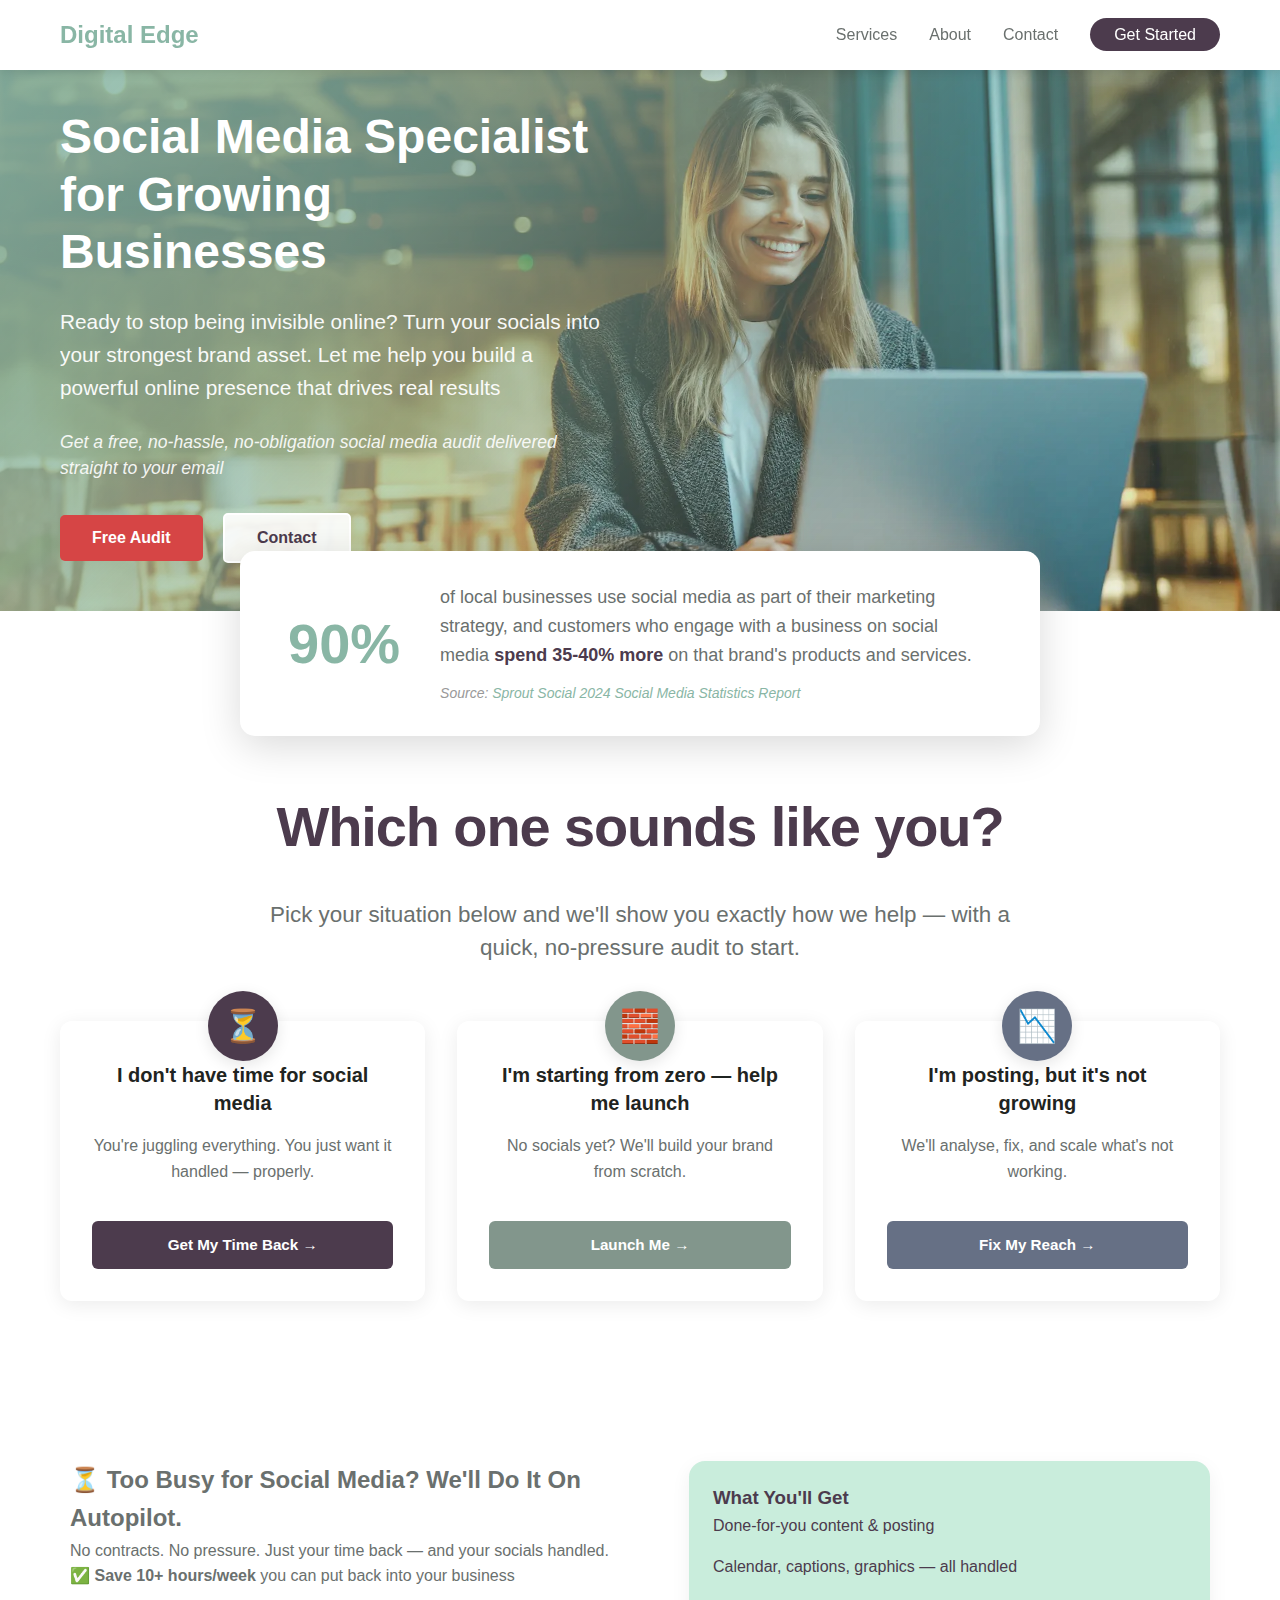
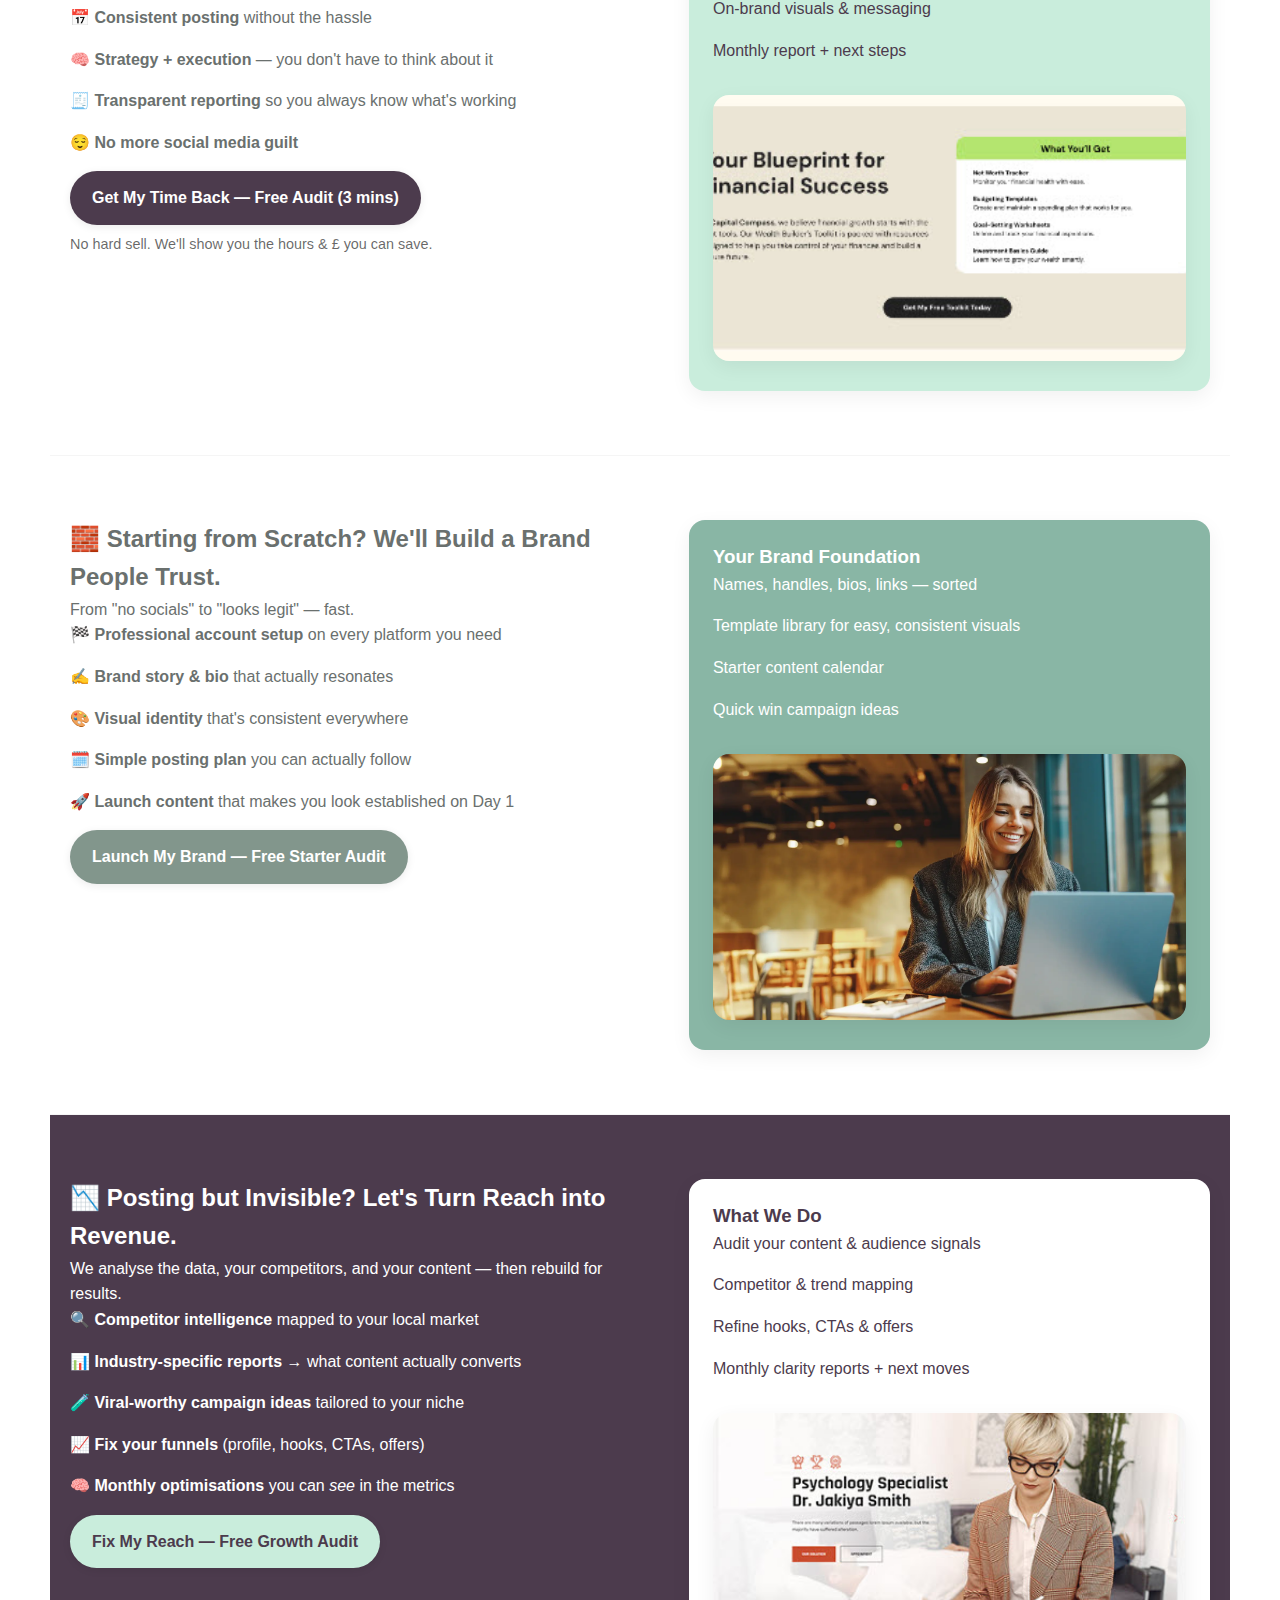
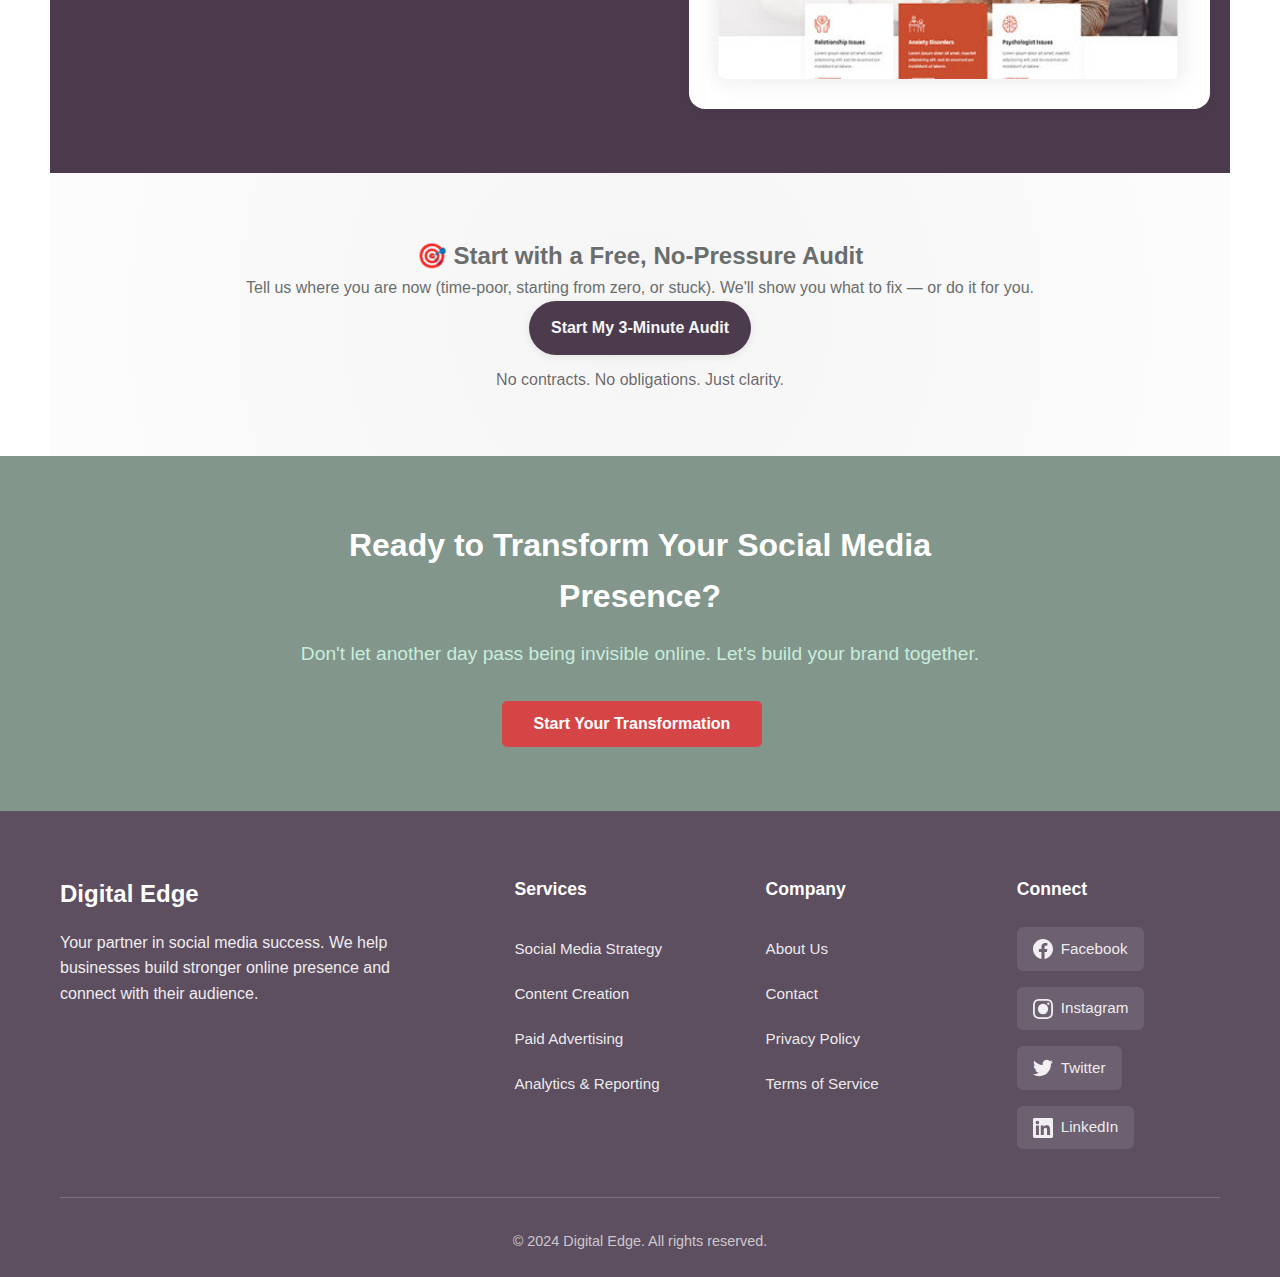
<file: index.html>
<!DOCTYPE html>
<html lang="en">
<head>
    <meta charset="UTF-8">
    <meta name="viewport" content="width=device-width, initial-scale=1.0">
    <title>Digital Edge - Social Media Agency</title>
    <link rel="stylesheet" href="styles.css">
</head>
<body>
    <!-- Navigation -->
    <nav class="navbar">
        <div class="container">
            <div class="nav-wrapper">
                <a href="#" class="logo">Digital Edge</a>
                <ul class="nav-menu">
                    <li><a href="#services">Services</a></li>
                    <li><a href="#about">About</a></li>
                    <li><a href="#contact">Contact</a></li>
                    <li><a href="#" class="cta-button-nav">Get Started</a></li>
                </ul>
                <div class="hamburger">
                    <span></span>
                    <span></span>
                    <span></span>
                </div>
            </div>
        </div>
    </nav>

    <!-- Hero Section -->
    <section class="hero">
        <div class="container">
            <div class="hero-wrapper">
                <div class="hero-content">
                    <h1 class="hero-title">Social Media Specialist<br>for Growing Businesses</h1>
                    <p class="hero-subtitle">Ready to stop being invisible online? Turn your socials into your strongest brand asset. Let me help you build a powerful online presence that drives real results</p>
                    <p class="hero-audit-text">Get a free, no-hassle, no-obligation social media audit delivered straight to your email</p>
                    <button class="cta-button">Free Audit</button>
                    <button class="cta-button secondary">Contact</button>
                </div>
                <div class="hero-spacer"></div>
            </div>
        </div>
    </section>

    <!-- Statistics Box -->
    <div class="stats-box">
        <div class="container">
            <div class="stats-content">
                <div class="stat-number">90%</div>
                <div class="stat-text">
                    <p class="stat-description">of local businesses use social media as part of their marketing strategy, and customers who engage with a business on social media <strong>spend 35-40% more</strong> on that brand's products and services.</p>
                    <p class="stat-source">Source: <a href="https://sproutsocial.com/insights/social-media-statistics/" target="_blank" rel="noopener">Sprout Social 2024 Social Media Statistics Report</a></p>
                </div>
            </div>
        </div>
    </div>

    <!-- Persona Switcher Hero -->
    <section id="personas" class="personas">
        <div class="container">
            <h1 style="text-align:center; max-width:800px; margin:0 auto 40px;">Which one sounds like you?</h1>
            <p style="text-align:center; max-width:760px; margin:0 auto 56px;">Pick your situation below and we'll show you exactly how we help — with a quick, no-pressure audit to start.</p>

            <div class="persona-grid">
                <div class="persona-box">
                    <div class="persona-icon-wrapper">
                        <div class="persona-icon">⏳</div>
                    </div>
                    <div class="persona-content">
                        <h3>I don't have time for social media</h3>
                        <p class="persona-description">You're juggling everything. You just want it handled — properly.</p>
                        <a href="#time-poor" class="persona-cta">Get My Time Back →</a>
                    </div>
                </div>
                <div class="persona-box">
                    <div class="persona-icon-wrapper">
                        <div class="persona-icon">🧱</div>
                    </div>
                    <div class="persona-content">
                        <h3>I'm starting from zero — help me launch</h3>
                        <p class="persona-description">No socials yet? We'll build your brand from scratch.</p>
                        <a href="#from-zero" class="persona-cta">Launch Me →</a>
                    </div>
                </div>
                <div class="persona-box">
                    <div class="persona-icon-wrapper">
                        <div class="persona-icon">📉</div>
                    </div>
                    <div class="persona-content">
                        <h3>I'm posting, but it's not growing</h3>
                        <p class="persona-description">We'll analyse, fix, and scale what's not working.</p>
                        <a href="#stuck" class="persona-cta">Fix My Reach →</a>
                    </div>
                </div>
            </div>
        </div>
    </section>

    <!-- Persona 1: Time Poor -->
    <section id="time-poor" class="wrapper">
        <div class="two-col">
            <div>
                <h2>⏳ Too Busy for Social Media? We'll Do It On Autopilot.</h2>
                <p>No contracts. No pressure. Just your time back — and your socials handled.</p>
                <ul>
                    <li>✅ <strong>Save 10+ hours/week</strong> you can put back into your business</li>
                    <li>📅 <strong>Consistent posting</strong> without the hassle</li>
                    <li>🧠 <strong>Strategy + execution</strong> — you don't have to think about it</li>
                    <li>🧾 <strong>Transparent reporting</strong> so you always know what's working</li>
                    <li>😌 <strong>No more social media guilt</strong></li>
                </ul>
                <a href="#free-audit" class="btn btn-primary">Get My Time Back — Free Audit (3 mins)</a>
                <p class="muted" style="margin-top:8px; font-size:.9rem;">No hard sell. We'll show you the hours & £ you can save.</p>
            </div>
            <aside class="side-panel" style="background: var(--mint); color: var(--violet);">
                <h3>What You'll Get</h3>
                <ul>
                    <li>Done-for-you content & posting</li>
                    <li>Calendar, captions, graphics — all handled</li>
                    <li>On-brand visuals & messaging</li>
                    <li>Monthly report + next steps</li>
                </ul>
                <img class="media" src="/images/mid1.jpg" alt="Busy business owner getting time back" />
            </aside>
        </div>
    </section>

    <!-- Persona 2: From Zero to Launch -->
    <section id="from-zero" class="wrapper" style="background: #fff; border-top: 1px solid rgba(0,0,0,.04); border-bottom: 1px solid rgba(0,0,0,.04);">
        <div class="two-col">
            <div>
                <h2>🧱 Starting from Scratch? We'll Build a Brand People Trust.</h2>
                <p>From "no socials" to "looks legit" — fast.</p>
                <ul>
                    <li>🏁 <strong>Professional account setup</strong> on every platform you need</li>
                    <li>✍️ <strong>Brand story & bio</strong> that actually resonates</li>
                    <li>🎨 <strong>Visual identity</strong> that's consistent everywhere</li>
                    <li>🗓️ <strong>Simple posting plan</strong> you can actually follow</li>
                    <li>🚀 <strong>Launch content</strong> that makes you look established on Day 1</li>
                </ul>
                <a href="#free-audit" class="btn btn-secondary" style="background: var(--cambridge-dark);">Launch My Brand — Free Starter Audit</a>
            </div>
            <aside class="side-panel" style="background: var(--cambridge); color: #fff;">
                <h3>Your Brand Foundation</h3>
                <ul>
                    <li>Names, handles, bios, links — sorted</li>
                    <li>Template library for easy, consistent visuals</li>
                    <li>Starter content calendar</li>
                    <li>Quick win campaign ideas</li>
                </ul>
                <img class="media" src="/images/hero-background-1920x900.webp" alt="Before and after social media profile" />
            </aside>
        </div>
    </section>

    <!-- Persona 3: Stuck / Not Growing -->
    <section id="stuck" class="wrapper" style="background: var(--violet); color: #fff;">
        <div class="two-col">
            <div>
                <h2>📉 Posting but Invisible? Let's Turn Reach into Revenue.</h2>
                <p>We analyse the data, your competitors, and your content — then rebuild for results.</p>
                <ul>
                    <li>🔍 <strong>Competitor intelligence</strong> mapped to your local market</li>
                    <li>📊 <strong>Industry-specific reports</strong> → what content actually converts</li>
                    <li>🧪 <strong>Viral-worthy campaign ideas</strong> tailored to your niche</li>
                    <li>📈 <strong>Fix your funnels</strong> (profile, hooks, CTAs, offers)</li>
                    <li>🧠 <strong>Monthly optimisations</strong> you can <em>see</em> in the metrics</li>
                </ul>
                <a href="#free-audit" class="btn btn-mint">Fix My Reach — Free Growth Audit</a>
            </div>
            <aside class="side-panel" style="background: #fff; color: var(--violet);">
                <h3>What We Do</h3>
                <ul>
                    <li>Audit your content & audience signals</li>
                    <li>Competitor & trend mapping</li>
                    <li>Refine hooks, CTAs & offers</li>
                    <li>Monthly clarity reports + next moves</li>
                </ul>
                <img class="media" src="/images/hero4.jpg" alt="Social media analytics increasing" />
            </aside>
        </div>
    </section>

    <!-- Free Audit Anchor -->
    <section id="free-audit" class="wrapper" style="text-align:center;">
        <h2>🎯 Start with a Free, No-Pressure Audit</h2>
        <p>Tell us where you are now (time-poor, starting from zero, or stuck). We'll show you what to fix — or do it for you.</p>
        <a href="#" class="btn btn-primary">Start My 3‑Minute Audit</a>
        <p class="muted" style="margin-top:12px;">No contracts. No obligations. Just clarity.</p>
    </section>

    <!-- Secondary CTA Section -->
    <section class="secondary-cta">
        <div class="container">
            <div class="cta-content">
                <h2 class="cta-title">Ready to Transform Your Social Media Presence?</h2>
                <p class="cta-description">Don't let another day pass being invisible online. Let's build your brand together.</p>
                <button class="cta-button">Start Your Transformation</button>
            </div>
        </div>
    </section>

    <!-- Footer -->
    <footer class="footer">
        <div class="container">
            <div class="footer-content">
                <div class="footer-section footer-brand">
                    <h3>Digital Edge</h3>
                    <p>Your partner in social media success. We help businesses build stronger online presence and connect with their audience.</p>
                </div>
                <div class="footer-section">
                    <h4>Services</h4>
                    <ul>
                        <li><a href="#services">Social Media Strategy</a></li>
                        <li><a href="#services">Content Creation</a></li>
                        <li><a href="#services">Paid Advertising</a></li>
                        <li><a href="#services">Analytics & Reporting</a></li>
                    </ul>
                </div>
                <div class="footer-section">
                    <h4>Company</h4>
                    <ul>
                        <li><a href="#about">About Us</a></li>
                        <li><a href="#contact">Contact</a></li>
                        <li><a href="#">Privacy Policy</a></li>
                        <li><a href="#">Terms of Service</a></li>
                    </ul>
                </div>
                <div class="footer-section">
                    <h4>Connect</h4>
                    <div class="social-links">
                        <a href="#" class="social-link" aria-label="Facebook">
                            <svg width="24" height="24" viewBox="0 0 24 24" fill="currentColor">
                                <path d="M24 12.073c0-6.627-5.373-12-12-12s-12 5.373-12 12c0 5.99 4.388 10.954 10.125 11.854v-8.385H7.078v-3.47h3.047V9.43c0-3.007 1.792-4.669 4.533-4.669 1.312 0 2.686.235 2.686.235v2.953H15.83c-1.491 0-1.956.925-1.956 1.874v2.25h3.328l-.532 3.47h-2.796v8.385C19.612 23.027 24 18.062 24 12.073z"/>
                            </svg>
                            <span>Facebook</span>
                        </a>
                        <a href="#" class="social-link" aria-label="Instagram">
                            <svg width="24" height="24" viewBox="0 0 24 24" fill="currentColor">
                                <path d="M12 2.163c3.204 0 3.584.012 4.85.07 3.252.148 4.771 1.691 4.919 4.919.058 1.265.069 1.645.069 4.849 0 3.205-.012 3.584-.069 4.849-.149 3.225-1.664 4.771-4.919 4.919-1.266.058-1.644.07-4.85.07-3.204 0-3.584-.012-4.849-.07-3.26-.149-4.771-1.699-4.919-4.92-.058-1.265-.07-1.644-.07-4.849 0-3.204.013-3.583.07-4.849.149-3.227 1.664-4.771 4.919-4.919 1.266-.057 1.645-.069 4.849-.069zm0-2.163c-3.259 0-3.667.014-4.947.072-4.358.2-6.78 2.618-6.98 6.98-.059 1.281-.073 1.689-.073 4.948 0 3.259.014 3.668.072 4.948.2 4.358 2.618 6.78 6.98 6.98 1.281.058 1.689.072 4.948.072 3.259 0 3.668-.014 4.948-.072 4.354-.2 6.782-2.618 6.979-6.98.059-1.28.073-1.689.073-4.948 0-3.259-.014-3.667-.072-4.947-.196-4.354-2.617-6.78-6.979-6.98-1.281-.059-1.69-.073-4.949-.073zM5.838 12a6.162 6.162 0 1112.324 0 6.162 6.162 0 01-12.324 0zM12 16a4 4 0 110-8 4 4 0 010 8zm4.965-10.405a1.44 1.44 0 112.881.001 1.44 1.44 0 01-2.881-.001z"/>
                            </svg>
                            <span>Instagram</span>
                        </a>
                        <a href="#" class="social-link" aria-label="Twitter">
                            <svg width="24" height="24" viewBox="0 0 24 24" fill="currentColor">
                                <path d="M23.953 4.57a10 10 0 01-2.825.775 4.958 4.958 0 002.163-2.723c-.951.555-2.005.959-3.127 1.184a4.92 4.92 0 00-8.384 4.482C7.69 8.095 4.067 6.13 1.64 3.162a4.822 4.822 0 00-.666 2.475c0 1.71.87 3.213 2.188 4.096a4.904 4.904 0 01-2.228-.616v.06a4.923 4.923 0 003.946 4.827 4.996 4.996 0 01-2.212.085 4.936 4.936 0 004.604 3.417 9.867 9.867 0 01-6.102 2.105c-.39 0-.779-.023-1.17-.067a13.995 13.995 0 007.557 2.209c9.053 0 13.998-7.496 13.998-13.985 0-.21 0-.42-.015-.63A9.935 9.935 0 0024 4.59z"/>
                            </svg>
                            <span>Twitter</span>
                        </a>
                        <a href="#" class="social-link" aria-label="LinkedIn">
                            <svg width="24" height="24" viewBox="0 0 24 24" fill="currentColor">
                                <path d="M20.447 20.452h-3.554v-5.569c0-1.328-.027-3.037-1.852-3.037-1.853 0-2.136 1.445-2.136 2.939v5.667H9.351V9h3.414v1.561h.046c.477-.9 1.637-1.85 3.37-1.85 3.601 0 4.267 2.37 4.267 5.455v6.286zM5.337 7.433c-1.144 0-2.063-.926-2.063-2.065 0-1.138.92-2.063 2.063-2.063 1.14 0 2.064.925 2.064 2.063 0 1.139-.925 2.065-2.064 2.065zm1.782 13.019H3.555V9h3.564v11.452zM22.225 0H1.771C.792 0 0 .774 0 1.729v20.542C0 23.227.792 24 1.771 24h20.451C23.2 24 24 23.227 24 22.271V1.729C24 .774 23.2 0 22.222 0h.003z"/>
                            </svg>
                            <span>LinkedIn</span>
                        </a>
                    </div>
                </div>
            </div>
            <div class="footer-bottom">
                <p>&copy; 2024 Digital Edge. All rights reserved.</p>
            </div>
        </div>
    </footer>

    <script src="script.js"></script>
</body>
</html>
</file>
<file: styles.css>
/* Reset and Base Styles */
* {
    margin: 0;
    padding: 0;
    box-sizing: border-box;
}

:root {
    /* Color Scheme */
    --primary-brand: #89B6A5; /* Cambridge Blue */
    --accent-cta: #4C3B4D; /* English Violet */
    --background-light: #C9EDDC; /* Mint Green */
    --secondary-content: #82968C; /* Cambridge Blue */
    --text-subtle: #6A706E; /* Dim Gray */
    --white: #FFFFFF;
    --black: #1A1A1A;
}

body {
    font-family: -apple-system, BlinkMacSystemFont, 'Segoe UI', Roboto, Oxygen, Ubuntu, Cantarell, sans-serif;
    line-height: 1.6;
    color: var(--text-subtle);
    overflow-x: hidden;
    background-color: #fff;
}

.container {
    max-width: 1200px;
    margin: 0 auto;
    padding: 0 20px;
}

/* Navigation */
.navbar {
    background-color: var(--white);
    box-shadow: 0 2px 10px rgba(0, 0, 0, 0.1);
    position: fixed;
    width: 100%;
    top: 0;
    z-index: 1000;
    transition: all 0.3s ease;
}

.nav-wrapper {
    display: flex;
    justify-content: space-between;
    align-items: center;
    padding: 1rem 0;
}

.logo {
    font-size: 1.5rem;
    font-weight: bold;
    color: var(--primary-brand);
    text-decoration: none;
    transition: color 0.3s ease;
}

.logo:hover {
    color: var(--accent-cta);
}

.nav-menu {
    display: flex;
    list-style: none;
    align-items: center;
    gap: 2rem;
}

.nav-menu a {
    text-decoration: none;
    color: var(--text-subtle);
    font-weight: 500;
    transition: color 0.3s ease;
}

.nav-menu a:hover {
    color: var(--primary-brand);
}

.cta-button-nav {
    background-color: var(--accent-cta);
    color: var(--white) !important;
    padding: 0.5rem 1.5rem;
    border-radius: 25px;
    transition: all 0.3s ease;
}

.cta-button-nav:hover {
    background-color: var(--primary-brand);
    transform: translateY(-2px);
    box-shadow: 0 5px 15px rgba(0, 0, 0, 0.2);
}

.hamburger {
    display: none;
    flex-direction: column;
    cursor: pointer;
}

.hamburger span {
    width: 25px;
    height: 3px;
    background-color: var(--text-subtle);
    margin: 3px 0;
    transition: 0.3s;
}

/* Hero Section */
.hero {
    min-height: 55vh;
    background-color: #f8f8f6;
    margin-top: 60px;
    padding: 3rem 0;
    position: relative;
    background-image: linear-gradient(135deg, 
                      rgba(137, 182, 165, 0.9) 0%, 
                      rgba(137, 182, 165, 0.7) 30%,
                      rgba(137, 182, 165, 0.3) 60%,
                      transparent 100%), 
                      url('images/hero-background-1920x900.webp');
    background-size: cover;
    background-position: center top;
}

.hero-wrapper {
    display: grid;
    grid-template-columns: 1fr 1fr;
    gap: 4rem;
    align-items: center;
    min-height: 400px;
}

.hero-content {
    text-align: left;
}

.hero-title {
    font-size: 3rem;
    color: var(--white);
    margin-bottom: 1.5rem;
    font-weight: 700;
    line-height: 1.2;
}

.hero-subtitle {
    font-size: 1.3rem;
    color: var(--white);
    margin-bottom: 1.5rem;
    line-height: 1.6;
    opacity: 0.95;
    font-weight: 500;
}

.hero-audit-text {
    font-size: 1.1rem;
    color: var(--white);
    margin-bottom: 2rem;
    line-height: 1.5;
    opacity: 0.9;
    font-weight: 400;
    font-style: italic;
}

.hero-spacer {
    /* Empty div to maintain grid layout */
}

.cta-button {
    background-color: #d64545;
    color: var(--white);
    padding: 0.875rem 2rem;
    font-size: 1rem;
    border: none;
    border-radius: 5px;
    cursor: pointer;
    transition: all 0.3s ease;
    font-weight: 600;
    margin-right: 1rem;
}

.cta-button:hover {
    background-color: #c03535;
    transform: translateY(-2px);
    box-shadow: 0 5px 15px rgba(214, 69, 69, 0.3);
}

.cta-button.secondary {
    background-color: rgba(255, 255, 255, 0.9);
    color: var(--accent-cta);
    border: 2px solid var(--white);
    font-weight: 600;
}

.cta-button.secondary:hover {
    background-color: var(--white);
    color: var(--primary-brand);
    transform: translateY(-2px);
    box-shadow: 0 5px 15px rgba(255, 255, 255, 0.3);
}

/* Statistics Box */
.stats-box {
    position: relative;
    z-index: 10;
    margin-top: -60px;
    margin-bottom: 0;
}

.stats-content {
    background-color: var(--white);
    border-radius: 15px;
    padding: 2rem 3rem;
    box-shadow: 0 10px 40px rgba(0, 0, 0, 0.15);
    display: flex;
    align-items: center;
    gap: 2.5rem;
    max-width: 800px;
    margin: 0 auto;
}

.stat-number {
    font-size: 3.5rem;
    font-weight: 800;
    color: var(--primary-brand);
    line-height: 1;
    flex-shrink: 0;
}

.stat-text {
    flex: 1;
}

.stat-description {
    font-size: 1.125rem;
    color: var(--text-subtle);
    line-height: 1.6;
    margin-bottom: 0.75rem;
}

.stat-description strong {
    color: var(--accent-cta);
    font-weight: 700;
}

.stat-source {
    font-size: 0.875rem;
    color: #999;
    font-style: italic;
    margin: 0;
}

.stat-source a {
    color: var(--primary-brand);
    text-decoration: none;
    transition: all 0.3s ease;
}

.stat-source a:hover {
    color: var(--accent-cta);
    text-decoration: underline;
}

/* Services Section */
.services {
    padding: 0;
    background-color: transparent;
}

/* Service Blocks */
.service-block {
    background-color: #f5f5f0;
    padding: 4rem 0;
    margin: 0;
}

.service-block.alt-background {
    background-color: var(--white);
}

.service-content {
    display: flex;
    align-items: center;
    gap: 4rem;
    max-width: 1100px;
    margin: 0 auto;
}

.service-main {
    flex: 1;
    padding-right: 2rem;
}

.service-headline {
    font-size: 2.25rem;
    font-weight: 700;
    color: var(--black);
    line-height: 1.2;
    margin-bottom: 1.5rem;
}

.service-subtext {
    font-size: 1.1rem;
    color: var(--text-subtle);
    line-height: 1.6;
    margin-bottom: 2rem;
}

.service-cta {
    background-color: var(--accent-cta);
    color: var(--white);
    padding: 0.875rem 2rem;
    font-size: 1rem;
    font-weight: 600;
    border: none;
    border-radius: 8px;
    cursor: pointer;
    transition: all 0.3s ease;
}

.service-cta:hover {
    background-color: #3a2e3a;
    transform: translateY(-2px);
    box-shadow: 0 4px 12px rgba(0, 0, 0, 0.15);
}

/* Feature Box */
.service-features {
    flex: 0 0 350px;
    background-color: var(--primary-brand);
    padding: 2rem;
    border-radius: 12px;
    box-shadow: 0 4px 20px rgba(0, 0, 0, 0.08);
}

.feature-header {
    color: var(--white);
    font-size: 1.25rem;
    font-weight: 600;
    margin-bottom: 1.5rem;
    padding-bottom: 1rem;
    border-bottom: 2px solid rgba(255, 255, 255, 0.2);
}

.feature-list {
    list-style: none;
}

.feature-list li {
    color: var(--white);
    padding: 0.75rem 0;
    padding-left: 1.75rem;
    position: relative;
    font-size: 1rem;
    line-height: 1.5;
}

.feature-list li::before {
    content: "✓";
    position: absolute;
    left: 0;
    color: var(--white);
    font-weight: bold;
    font-size: 1.1rem;
}

/* Alternating colors for feature boxes */
.service-block:nth-child(odd) .service-features {
    background-color: var(--primary-brand);
}

.service-block:nth-child(even) .service-features {
    background-color: var(--accent-cta);
}

.service-block:nth-child(even) .service-cta {
    background-color: var(--primary-brand);
}

.service-block:nth-child(even) .service-cta:hover {
    background-color: #6fa391;
}

/* Secondary CTA Section */
.secondary-cta {
    background-color: var(--secondary-content);
    padding: 4rem 0;
    text-align: center;
}

.cta-content {
    max-width: 700px;
    margin: 0 auto;
}

.cta-title {
    color: var(--white);
    font-size: 2rem;
    margin-bottom: 1rem;
}

.cta-description {
    color: var(--background-light);
    font-size: 1.2rem;
    margin-bottom: 2rem;
}

/* Footer */
.footer {
    background-color: #5D4E60;  /* Dark purple from image */
    color: var(--white);
    padding: 4rem 0 1.5rem;
}

.footer-content {
    display: grid;
    grid-template-columns: 2fr 1fr 1fr 1fr;
    gap: 3rem;
    margin-bottom: 3rem;
}

.footer-brand h3 {
    font-size: 1.5rem;
    font-weight: bold;
    margin-bottom: 1rem;
    color: var(--white);
}

.footer-brand p {
    line-height: 1.6;
    opacity: 0.9;
    max-width: 350px;
}

.footer-section h4 {
    font-size: 1.1rem;
    font-weight: 600;
    margin-bottom: 1.5rem;
    color: var(--white);
}

.footer-section ul {
    list-style: none;
}

.footer-section ul li {
    padding: 0.5rem 0;
    line-height: 1.8;
}

.footer-section a {
    color: rgba(255, 255, 255, 0.9);
    text-decoration: none;
    transition: all 0.3s ease;
    font-size: 0.95rem;
}

.footer-section a:hover {
    color: var(--white);
    opacity: 1;
}

/* Social Media Links */
.social-links {
    display: flex;
    gap: 1rem;
    flex-wrap: wrap;
}

.social-link {
    display: flex;
    align-items: center;
    gap: 0.5rem;
    background-color: rgba(255, 255, 255, 0.1);
    padding: 0.6rem 1rem;
    border-radius: 6px;
    color: var(--white);
    text-decoration: none;
    transition: all 0.3s ease;
    font-size: 0.9rem;
}

.social-link:hover {
    background-color: rgba(255, 255, 255, 0.2);
    transform: translateY(-2px);
}

.social-link svg {
    width: 20px;
    height: 20px;
}

.social-link span {
    font-weight: 500;
}

.footer-bottom {
    text-align: center;
    padding-top: 2rem;
    border-top: 1px solid rgba(255, 255, 255, 0.2);
    color: rgba(255, 255, 255, 0.7);
    font-size: 0.9rem;
}

/* Responsive Design */
@media (max-width: 768px) {
    .hamburger {
        display: flex;
    }
    
    .hero {
        min-height: auto;
        padding: 3rem 0;
        background-image: linear-gradient(135deg, 
                          rgba(137, 182, 165, 0.9) 0%, 
                          rgba(137, 182, 165, 0.7) 20%,
                          rgba(137, 182, 165, 0.3) 40%,
                          transparent 70%), 
                          url('images/hero-background1200x800.webp');
    }
    
    .hero-wrapper {
        grid-template-columns: 1fr;
        gap: 2rem;
    }
    
    .hero-content {
        text-align: center;
        padding: 0 1rem;
    }
    
    .hero-spacer {
        display: none;
    }

    .nav-menu {
        position: fixed;
        left: -100%;
        top: 60px;
        flex-direction: column;
        background-color: var(--white);
        width: 100%;
        text-align: center;
        transition: 0.3s;
        box-shadow: 0 10px 27px rgba(0, 0, 0, 0.05);
        padding: 2rem 0;
    }

    .nav-menu.active {
        left: 0;
    }

    .hero-title {
        font-size: 2.5rem;
    }

    .hero-subtitle {
        font-size: 1.2rem;
    }

    .service-content {
        flex-direction: column;
        gap: 2.5rem;
        padding: 0 1.5rem;
    }
    
    .service-main {
        padding-right: 0;
        text-align: center;
    }
    
    .service-headline {
        font-size: 1.75rem;
    }
    
    .service-subtext {
        font-size: 1rem;
    }
    
    .service-features {
        flex: 1;
        width: 100%;
        max-width: 400px;
    }
    
    .service-block {
        padding: 3rem 0;
    }

    .footer-content {
        grid-template-columns: 1fr;
        text-align: left;
        gap: 2rem;
    }
    
    .footer-brand {
        margin-bottom: 1rem;
    }
    
    .social-links {
        justify-content: flex-start;
    }
    
    /* Statistics Box Mobile */
    .stats-content {
        flex-direction: column;
        text-align: center;
        padding: 2rem;
        gap: 1.5rem;
    }
    
    .stat-number {
        font-size: 3rem;
    }
    
    .stat-description {
        font-size: 1rem;
    }
}

@media (max-width: 480px) {
    .hero {
        padding: 2rem 0;
    }

    .hero-title {
        font-size: 1.75rem;
    }

    .hero-subtitle {
        font-size: 1rem;
    }

    .cta-button {
        padding: 0.75rem 1.5rem;
        font-size: 0.9rem;
        margin-bottom: 0.5rem;
        display: block;
        width: 100%;
        max-width: 200px;
        margin-left: auto;
        margin-right: auto;
    }

    .section-title {
        font-size: 2rem;
    }

    .service-card {
        padding: 1.5rem;
    }
    
    /* Statistics Box Small Mobile */
    .stats-box {
        margin-top: -40px;
        margin-bottom: 20px;
    }
    
    .stats-content {
        padding: 1.5rem;
    }
    
    .stat-number {
        font-size: 2.5rem;
    }
    
    .stat-source {
        font-size: 0.75rem;
    }
}

/* Persona-First Layout Styles */
:root {
    --mint: #C9EDDC;
    --cambridge: #89B6A5;
    --cambridge-dark: #82968C;
    --violet: #4C3B4D;
    --gray: #6A706E;
    --bg: #F8FAF9;
    --text: #1F2421;
    --radius: 16px;
}

.wrapper {
    max-width: 1180px;
    margin: 0 auto;
    padding: 64px 20px;
}

/* Free Audit Section Enhancement */
#free-audit {
    position: relative;
    overflow: hidden;
}

#free-audit::before {
    content: '';
    position: absolute;
    top: -50%;
    left: -50%;
    width: 200%;
    height: 200%;
    background: radial-gradient(circle, rgba(76, 59, 77, 0.05) 0%, transparent 70%);
    animation: pulse 3s ease-in-out infinite;
}

@keyframes pulse {
    0%, 100% {
        transform: scale(1);
        opacity: 0.5;
    }
    50% {
        transform: scale(1.1);
        opacity: 0.8;
    }
}

.btn {
    display: inline-flex;
    align-items: center;
    justify-content: center;
    gap: .4rem;
    padding: 14px 22px;
    border-radius: 999px;
    font-weight: 600;
    text-decoration: none;
    transition: transform .12s ease, box-shadow .12s ease, opacity .2s;
    box-shadow: 0 2px 8px rgba(0,0,0,.08);
}

.btn:hover { 
    transform: translateY(-1px); 
    box-shadow: 0 4px 16px rgba(0,0,0,.12); 
}

.btn-primary { 
    background: var(--violet); 
    color: #fff; 
}

.btn-secondary { 
    background: var(--gray); 
    color: #fff; 
}

.btn-mint { 
    background: var(--mint); 
    color: var(--violet); 
}

/* Persona switcher */
.personas {
    background: #fff;
    padding-top: 60px;
    padding-bottom: 96px;
    position: relative;
}

.grid {
    display: grid;
    grid-template-columns: repeat(auto-fit, minmax(260px, 1fr));
    gap: 24px;
}

.card {
    background: #fff;
    border-radius: var(--radius);
    box-shadow: 0 4px 20px rgba(0,0,0,.1);
    padding: 28px 26px 30px;
    position: relative;
    overflow: hidden;
    border: 1px solid rgba(0,0,0,0.05);
}

.card.dark { 
    background: var(--violet); 
    color: #fff; 
}

.card.accent { 
    background: var(--cambridge); 
}

/* New Persona Grid Layout */
.persona-grid {
    display: grid;
    grid-template-columns: repeat(3, 1fr);
    gap: 2rem;
    margin-top: 3rem;
}

.persona-box {
    position: relative;
    background: #ffffff;
    border-radius: 12px;
    padding: 2.5rem 2rem 2rem;
    box-shadow: 0 4px 20px rgba(0,0,0,0.08);
    text-align: center;
    min-height: 280px;
    display: flex;
    flex-direction: column;
    transition: transform 0.3s ease, box-shadow 0.3s ease;
}

.persona-box:hover {
    transform: translateY(-4px);
    box-shadow: 0 8px 30px rgba(0,0,0,0.12);
}

.persona-icon-wrapper {
    position: absolute;
    top: -30px;
    left: 50%;
    transform: translateX(-50%);
    width: 70px;
    height: 70px;
    background: var(--cambridge);
    border-radius: 50%;
    display: flex;
    align-items: center;
    justify-content: center;
    box-shadow: 0 4px 15px rgba(0,0,0,0.1);
}

.persona-box:nth-child(1) .persona-icon-wrapper {
    background: var(--violet);
}

.persona-box:nth-child(2) .persona-icon-wrapper {
    background: var(--cambridge-dark);
}

.persona-box:nth-child(3) .persona-icon-wrapper {
    background: #667085;
}

.persona-icon {
    font-size: 2rem;
    color: white;
    line-height: 1;
}

.persona-content {
    display: flex;
    flex-direction: column;
    height: 100%;
}

.persona-box h3 {
    font-size: 1.25rem;
    font-weight: 700;
    color: var(--text);
    margin-bottom: 1rem;
    line-height: 1.4;
}

.persona-description {
    font-size: 1rem;
    color: var(--text-subtle);
    line-height: 1.6;
    margin-bottom: 2rem;
    flex-grow: 1;
}

.persona-cta {
    display: inline-block;
    padding: 0.75rem 1.5rem;
    background: var(--cambridge);
    color: white;
    text-decoration: none;
    border-radius: 6px;
    font-weight: 600;
    font-size: 0.95rem;
    transition: all 0.3s ease;
    margin-top: auto;
}

.persona-box:nth-child(1) .persona-cta {
    background: var(--violet);
}

.persona-box:nth-child(2) .persona-cta {
    background: var(--cambridge-dark);
}

.persona-box:nth-child(3) .persona-cta {
    background: #667085;
}

.persona-cta:hover {
    transform: translateY(-2px);
    box-shadow: 0 4px 12px rgba(0,0,0,0.15);
}

@media (max-width: 968px) {
    .persona-grid {
        grid-template-columns: 1fr;
        gap: 3rem;
    }
    
    .persona-box {
        max-width: 400px;
        margin: 0 auto;
    }
}

.muted { 
    color: rgba(0,0,0,.6); 
}

.personas h1 {
    font-size: 3.5rem;
    font-weight: 800;
    color: var(--accent-cta);
    line-height: 1.1;
    letter-spacing: -0.02em;
}

.personas > .container > p {
    font-size: 1.4rem;
    color: var(--text-subtle);
    font-weight: 500;
    line-height: 1.5;
}

@media (max-width: 768px) {
    .personas h1 {
        font-size: 2.5rem;
    }
    
    .personas > .container > p {
        font-size: 1.1rem;
    }
}

.persona-card ul { 
    padding-left: 1.2rem; 
}

.persona-card li { 
    margin-bottom: .5rem; 
}

.side-panel {
    border-radius: var(--radius);
    padding: 22px 24px;
    box-shadow: 0 6px 20px rgba(0,0,0,.06);
}

.media {
    width: 100%;
    border-radius: var(--radius);
    object-fit: cover;
    aspect-ratio: 16/9;
    box-shadow: 0 6px 20px rgba(0,0,0,.06);
    margin-top: 16px;
}

.two-col {
    display: grid;
    grid-template-columns: 1fr .9fr;
    gap: 40px;
    align-items: start;
}

@media (max-width: 960px) {
    .two-col {
        grid-template-columns: 1fr;
    }
}

/* Update some existing styles for consistency */
#time-poor ul,
#from-zero ul,
#stuck ul,
#free-audit ul {
    list-style: none;
    padding: 0;
}

#time-poor li,
#from-zero li,
#stuck li {
    margin-bottom: 1rem;
    line-height: 1.6;
}
</file>
